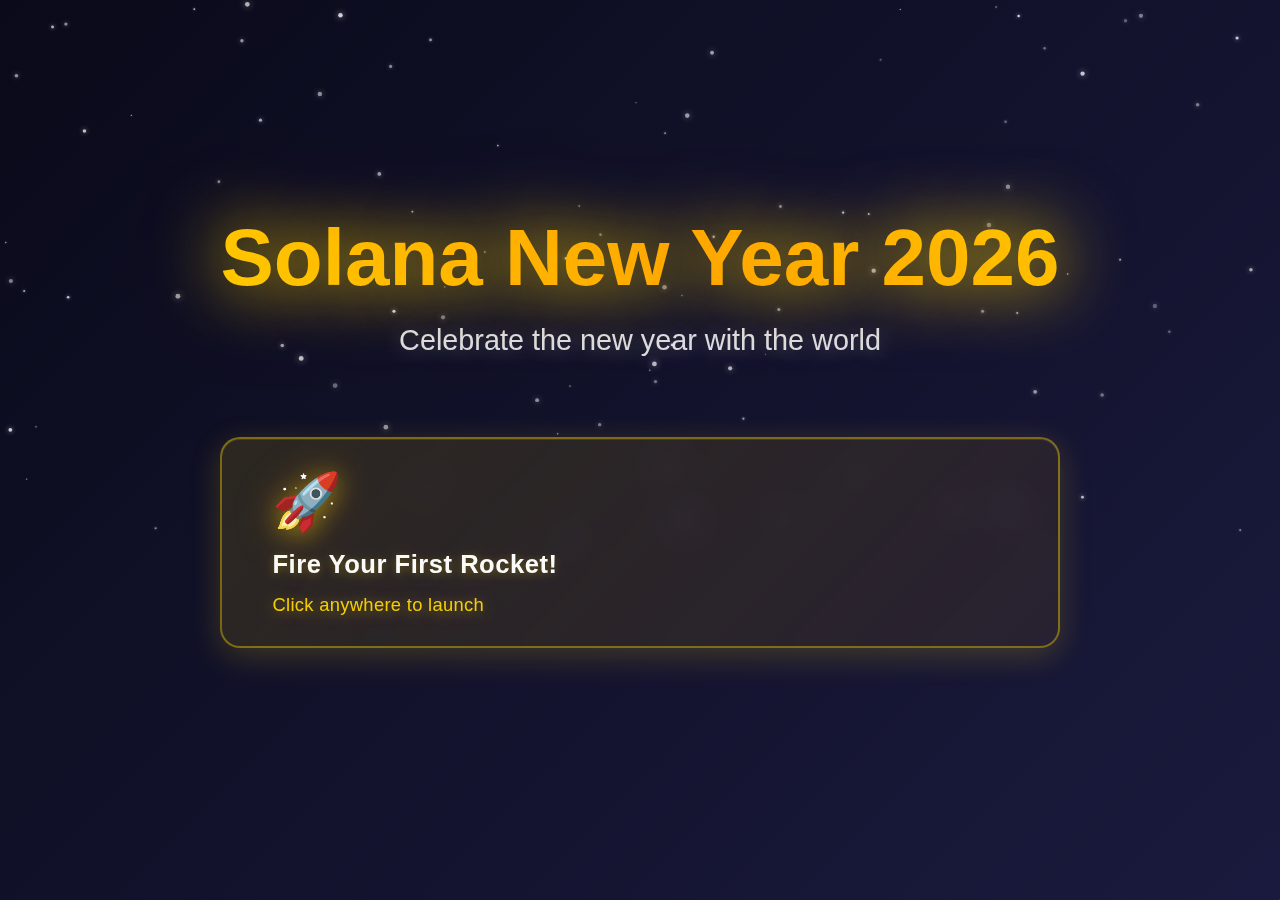
<file: index.html>
<!DOCTYPE html>
<html lang="en">
<head>
    <meta charset="UTF-8">
    <meta name="viewport" content="width=device-width, initial-scale=1.0">
    <title>Solana New Year 2026</title>
    <link rel="stylesheet" href="styles.css">
    <style>
        * {
            margin: 0;
            padding: 0;
            box-sizing: border-box;
        }

        body {
            font-family: 'Arial', sans-serif;
            overflow: hidden;
        }

        /* Intro Page */
        #introPage {
            position: fixed;
            top: 0;
            left: 0;
            width: 100%;
            height: 100%;
            background: linear-gradient(135deg, #0a0a1a 0%, #1a1a3e 50%, #0a0a1a 100%);
            background-size: 200% 200%;
            animation: backgroundShift 10s ease infinite;
            display: flex;
            flex-direction: column;
            align-items: center;
            justify-content: center;
            z-index: 10000;
            transition: opacity 0.5s ease;
            overflow: hidden;
        }

        @keyframes backgroundShift {
            0%, 100% { background-position: 0% 50%; }
            50% { background-position: 100% 50%; }
        }

        /* Magical sparkles */
        #introPage::before {
            content: '';
            position: absolute;
            top: 0;
            left: 0;
            width: 100%;
            height: 100%;
            background-image:
                radial-gradient(2px 2px at 20% 30%, white, transparent),
                radial-gradient(2px 2px at 60% 70%, white, transparent),
                radial-gradient(1px 1px at 50% 50%, white, transparent),
                radial-gradient(1px 1px at 80% 10%, white, transparent),
                radial-gradient(2px 2px at 90% 60%, white, transparent),
                radial-gradient(1px 1px at 33% 90%, white, transparent),
                radial-gradient(2px 2px at 15% 80%, white, transparent);
            background-size: 200% 200%;
            animation: sparkle 8s linear infinite;
            opacity: 0.4;
        }

        @keyframes sparkle {
            0%, 100% { opacity: 0.3; }
            50% { opacity: 0.6; }
        }

        #introPage.hidden {
            opacity: 0;
            pointer-events: none;
        }

        .intro-title {
            font-size: 5rem;
            font-weight: 900;
            background: linear-gradient(45deg, #FFD700, #FFA500, #FFD700, #FFFFFF, #FFD700);
            background-size: 300% 300%;
            -webkit-background-clip: text;
            -webkit-text-fill-color: transparent;
            background-clip: text;
            animation: shimmer 4s ease infinite;
            margin-bottom: 20px;
            text-align: center;
            text-shadow: 0 0 80px rgba(255, 215, 0, 0.5);
            filter: drop-shadow(0 0 30px rgba(255, 215, 0, 0.6));
        }

        @keyframes shimmer {
            0%, 100% { background-position: 0% 50%; }
            50% { background-position: 100% 50%; }
        }

        .intro-subtitle {
            font-size: 1.8rem;
            color: rgba(255, 255, 255, 0.85);
            margin-bottom: 80px;
            text-align: center;
            text-shadow: 0 2px 20px rgba(255, 255, 255, 0.3);
        }

        .try-it-section {
            background: linear-gradient(135deg, rgba(255, 215, 0, 0.12), rgba(255, 165, 0, 0.08));
            border: 2px solid rgba(255, 215, 0, 0.4);
            border-radius: 20px;
            padding: 30px 50px;
            margin-bottom: 40px;
            backdrop-filter: blur(15px);
            box-shadow: 0 8px 32px rgba(255, 215, 0, 0.2),
                        inset 0 1px 0 rgba(255, 255, 255, 0.1);
            animation: glow 3s ease-in-out infinite;
        }

        @keyframes glow {
            0%, 100% {
                box-shadow: 0 8px 32px rgba(255, 215, 0, 0.2),
                            inset 0 1px 0 rgba(255, 255, 255, 0.1);
            }
            50% {
                box-shadow: 0 8px 40px rgba(255, 215, 0, 0.4),
                            inset 0 1px 0 rgba(255, 255, 255, 0.2);
            }
        }

        .try-it-text {
            font-size: 1.6rem;
            color: rgba(255, 255, 255, 0.98);
            margin-bottom: 15px;
            font-weight: 700;
            letter-spacing: 0.5px;
            text-shadow: 0 2px 10px rgba(255, 215, 0, 0.3),
                         0 0 30px rgba(255, 215, 0, 0.2);
        }

        .click-hint {
            font-size: 1.15rem;
            color: rgba(255, 215, 0, 0.95);
            margin-top: 5px;
            animation: pulse 2s ease infinite;
            font-weight: 500;
            letter-spacing: 0.3px;
            text-shadow: 0 2px 15px rgba(255, 215, 0, 0.5);
        }

        @keyframes pulse {
            0%, 100% {
                opacity: 0.7;
                transform: scale(1);
            }
            50% {
                opacity: 1;
                transform: scale(1.05);
            }
        }

        .rocket-icon {
            font-size: 3.5rem;
            margin-bottom: 15px;
            animation: float 3s ease-in-out infinite;
            filter: drop-shadow(0 4px 12px rgba(255, 215, 0, 0.4))
                    drop-shadow(0 0 20px rgba(255, 165, 0, 0.3));
        }

        @keyframes float {
            0%, 100% {
                transform: translateY(0px) rotate(-3deg);
                filter: drop-shadow(0 4px 12px rgba(255, 215, 0, 0.4))
                        drop-shadow(0 0 20px rgba(255, 165, 0, 0.3));
            }
            50% {
                transform: translateY(-15px) rotate(3deg);
                filter: drop-shadow(0 8px 20px rgba(255, 215, 0, 0.6))
                        drop-shadow(0 0 30px rgba(255, 165, 0, 0.5));
            }
        }

        /* Preview Canvas */
        #previewCanvas {
            width: 100%;
            height: 100%;
            position: fixed;
            top: 0;
            left: 0;
            z-index: 9998;
            cursor: crosshair;
            pointer-events: all;
        }

        .intro-content-wrapper {
            position: relative;
            z-index: 9999;
            pointer-events: none;
        }

        .intro-content-wrapper > * {
            pointer-events: auto;
        }

        /* Continue Button */
        .continue-btn {
            position: fixed;
            bottom: 40px;
            left: 50%;
            transform: translateX(-50%);
            background: linear-gradient(135deg, #FFD700 0%, #FFA500 50%, #FFD700 100%);
            background-size: 200% 200%;
            border: 2px solid rgba(255, 255, 255, 0.3);
            color: #000;
            padding: 22px 55px;
            border-radius: 50px;
            font-size: 1.4rem;
            font-weight: 800;
            letter-spacing: 1px;
            cursor: pointer;
            z-index: 10001;
            opacity: 0;
            transition: all 0.4s cubic-bezier(0.4, 0, 0.2, 1);
            box-shadow: 0 12px 45px rgba(255, 215, 0, 0.5),
                        inset 0 1px 0 rgba(255, 255, 255, 0.4),
                        inset 0 -1px 0 rgba(0, 0, 0, 0.2);
            animation: buttonGlow 3s ease infinite;
        }

        @keyframes buttonGlow {
            0%, 100% {
                background-position: 0% 50%;
            }
            50% {
                background-position: 100% 50%;
            }
        }

        .continue-btn.visible {
            opacity: 1;
            animation: slideUp 0.6s ease, buttonGlow 3s ease infinite;
        }

        @keyframes slideUp {
            from {
                opacity: 0;
                transform: translateX(-50%) translateY(20px);
            }
            to {
                opacity: 1;
                transform: translateX(-50%) translateY(0);
            }
        }

        .continue-btn:hover {
            transform: translateX(-50%) scale(1.08) translateY(-2px);
            box-shadow: 0 18px 60px rgba(255, 215, 0, 0.7),
                        inset 0 1px 0 rgba(255, 255, 255, 0.5),
                        inset 0 -1px 0 rgba(0, 0, 0, 0.2);
            border-color: rgba(255, 255, 255, 0.5);
        }

        .continue-btn:active {
            transform: translateX(-50%) scale(1.02);
        }

        /* Selection Page */
        #selectionPage {
            position: fixed;
            top: 0;
            left: 0;
            width: 100%;
            height: 100%;
            background: linear-gradient(135deg, #0a0a1a 0%, #1a1a3e 100%);
            display: none;
            flex-direction: column;
            align-items: center;
            justify-content: center;
            z-index: 10000;
            opacity: 0;
            transition: opacity 0.5s ease;
        }

        #selectionPage.visible {
            display: flex;
            opacity: 1;
        }

        .selection-title {
            font-size: 3rem;
            font-weight: 700;
            color: #fff;
            margin-bottom: 20px;
            text-align: center;
        }

        .selection-subtitle {
            font-size: 1.3rem;
            color: rgba(255, 255, 255, 0.6);
            margin-bottom: 60px;
            text-align: center;
        }

        .selection-cards {
            display: flex;
            gap: 50px;
            justify-content: center;
            flex-wrap: wrap;
            padding: 20px;
        }

        .selection-card {
            background: rgba(255, 255, 255, 0.03);
            border: 3px solid rgba(255, 255, 255, 0.1);
            border-radius: 30px;
            padding: 60px 40px;
            width: 380px;
            cursor: pointer;
            transition: all 0.4s ease;
            position: relative;
            overflow: hidden;
            text-align: center;
        }

        .selection-card::before {
            content: '';
            position: absolute;
            top: 50%;
            left: 50%;
            width: 0;
            height: 0;
            border-radius: 50%;
            background: radial-gradient(circle, rgba(255, 255, 255, 0.1), transparent);
            transform: translate(-50%, -50%);
            transition: width 0.6s ease, height 0.6s ease;
        }

        .selection-card:hover::before {
            width: 600px;
            height: 600px;
        }

        .selection-card:hover {
            transform: translateY(-15px) scale(1.02);
            border-color: rgba(255, 255, 255, 0.3);
            box-shadow: 0 30px 80px rgba(0, 0, 0, 0.5);
        }

        .card-icon {
            font-size: 8rem;
            margin-bottom: 30px;
            filter: drop-shadow(0 0 20px rgba(255, 255, 255, 0.3));
            transition: transform 0.3s ease;
        }

        .selection-card:hover .card-icon {
            transform: scale(1.1) rotate(5deg);
        }

        .card-title {
            font-size: 2.5rem;
            font-weight: 800;
            color: #fff;
            margin-bottom: 20px;
        }

        .card-description {
            font-size: 1.1rem;
            color: rgba(255, 255, 255, 0.7);
            line-height: 1.6;
            margin-bottom: 25px;
        }

        .card-badge {
            display: inline-block;
            padding: 8px 20px;
            border-radius: 25px;
            font-size: 0.85rem;
            font-weight: 600;
            margin-top: 15px;
        }

        .badge-safe {
            background: rgba(0, 255, 136, 0.2);
            border: 2px solid rgba(0, 255, 136, 0.5);
            color: #00ff88;
        }

        .badge-premium {
            background: rgba(255, 215, 0, 0.2);
            border: 2px solid rgba(255, 215, 0, 0.5);
            color: #FFD700;
        }

        @media (max-width: 768px) {
            .intro-title {
                font-size: 3rem;
            }
            .intro-subtitle {
                font-size: 1.3rem;
            }
            .selection-title {
                font-size: 2rem;
            }
            .selection-card {
                width: 90%;
                max-width: 380px;
            }
            .card-icon {
                font-size: 5rem;
            }
        }
    </style>
</head>
<body>
    <!-- Intro Page -->
    <div id="introPage">
        <div class="intro-content-wrapper">
            <h1 class="intro-title">Solana New Year 2026</h1>
            <p class="intro-subtitle">Celebrate the new year with the world</p>
            <div class="try-it-section">
                <div class="rocket-icon">🚀</div>
                <p class="try-it-text">Fire Your First Rocket!</p>
                <p class="click-hint">Click anywhere to launch</p>
            </div>
        </div>
        <canvas id="previewCanvas"></canvas>
    </div>

    <!-- Continue Button -->
    <button class="continue-btn" id="continueBtn" onclick="showSelection()">
        Continue to Selection
    </button>

    <!-- Selection Page -->
    <div id="selectionPage">
        <h2 class="selection-title">Choose Your Experience</h2>
        <p class="selection-subtitle">Pick the celebration that's right for you</p>

        <div class="selection-cards">
            <!-- Safe/Classic Version -->
            <div class="selection-card" onclick="window.location.href='index-clean.html'">
                <div class="card-icon">🌍</div>
                <h3 class="card-title">Classic</h3>
                <p class="card-description">
                    Family-friendly celebration with country-themed fireworks and global synchronized displays
                </p>
                <span class="card-badge badge-safe">SAFE • FREE • NO LOGIN</span>
            </div>

            <!-- Solana Premium Version -->
            <div class="selection-card" onclick="showWarning()">
                <div class="card-icon">🪙</div>
                <h3 class="card-title">Premium</h3>
                <p class="card-description">
                    Send custom messages, wallet integration, and token-gated premium features
                </p>
                <span class="card-badge badge-premium">PREMIUM • UNMODERATED</span>
            </div>
        </div>
    </div>

    <!-- Warning Modal -->
    <div id="warningModal" style="display: none; position: fixed; top: 0; left: 0; width: 100%; height: 100%; background: rgba(0, 0, 0, 0.95); z-index: 20000; align-items: center; justify-content: center; padding: 40px 20px; overflow-y: auto;">
        <div style="background: linear-gradient(135deg, #1a1a2e 0%, #16213e 100%); padding: 50px 60px; border-radius: 25px; max-width: 650px; width: 100%; border: 3px solid rgba(255, 69, 0, 0.6); box-sizing: border-box; margin: auto;">
            <div style="text-align: center; font-size: 5rem; margin-bottom: 20px;">⚠️</div>
            <h2 style="color: #ff4444; font-size: 2.3rem; margin-bottom: 25px; text-align: center; font-weight: 800;">Content Warning</h2>
            <div style="color: rgba(255, 255, 255, 0.9); font-size: 1.15rem; line-height: 1.9; margin-bottom: 35px;">
                <p style="margin-bottom: 20px; font-weight: 600;">This is the Wild West.</p>
                <p style="margin-bottom: 20px;">Users can submit custom messages displayed as fireworks. Content is <strong>unmoderated</strong> and may contain:</p>
                <ul style="margin-left: 25px; margin-bottom: 20px;">
                    <li>Offensive language</li>
                    <li>Controversial opinions</li>
                    <li>Mature themes</li>
                    <li>Unfiltered user content</li>
                </ul>
                <p style="margin-bottom: 20px; font-weight: 600;">By continuing, you acknowledge you are accessing user-generated content at your own discretion.</p>
                <p style="color: rgba(255, 255, 255, 0.6); font-size: 1rem;">If you prefer a family-friendly experience, select the Classic version.</p>
            </div>
            <div style="display: flex; gap: 20px; justify-content: center; flex-wrap: wrap;">
                <button onclick="closeWarning()" style="background: rgba(255, 255, 255, 0.08); border: 2px solid rgba(255, 255, 255, 0.3); color: #fff; padding: 18px 40px; border-radius: 12px; font-size: 1.1rem; cursor: pointer; transition: all 0.3s; font-weight: 600;">
                    Go Back
                </button>
                <button onclick="acceptWarning()" style="background: linear-gradient(45deg, #ff6b00, #ff0055); border: none; color: #fff; padding: 18px 40px; border-radius: 12px; font-size: 1.1rem; font-weight: 700; cursor: pointer; transition: all 0.3s; box-shadow: 0 8px 25px rgba(255, 0, 85, 0.4);">
                    I Understand, Continue
                </button>
            </div>
        </div>
    </div>

    <script>
        // Preview firework system (simplified gold/white rocket)
        const canvas = document.getElementById('previewCanvas');
        const ctx = canvas.getContext('2d');
        let rockets = [];
        let particles = [];
        let stars = [];
        let hasLaunched = false;

        canvas.width = window.innerWidth;
        canvas.height = window.innerHeight;

        // Generate stars
        function generateStars() {
            stars = [];
            for (let i = 0; i < 100; i++) {
                stars.push({
                    x: Math.random() * canvas.width,
                    y: Math.random() * canvas.height * 0.6,
                    size: Math.random() * 2 + 0.5,
                    opacity: Math.random() * 0.5 + 0.3,
                    twinkleSpeed: (Math.random() * 0.01 + 0.005) * (Math.random() > 0.5 ? 1 : -1)
                });
            }
        }

        generateStars();

        window.addEventListener('resize', () => {
            canvas.width = window.innerWidth;
            canvas.height = window.innerHeight;
            generateStars();
        });

        // Launch rocket on click
        canvas.addEventListener('click', (e) => {
            launchRocket(e.clientX, e.clientY);
            if (!hasLaunched) {
                hasLaunched = true;
                setTimeout(() => {
                    document.getElementById('continueBtn').classList.add('visible');
                }, 2000);
            }
        });

        function launchRocket(x, y) {
            // Make rockets go to upper third of screen for more dramatic effect
            const targetY = Math.min(y, canvas.height * 0.35);
            rockets.push({
                x: x,
                y: canvas.height,
                targetY: targetY,
                vx: 0,
                vy: -400, // Faster initial velocity
                exploded: false,
                trail: []
            });
        }

        function explode(x, y) {
            // Classic gold firework with dripping particles
            for (let i = 0; i < 150; i++) {
                const angle = (Math.PI * 2 * i) / 150;
                const speed = 150 + Math.random() * 100;

                // Enhanced sparkle with color variation
                const colorChoice = Math.random();
                let color;
                if (colorChoice < 0.7) {
                    color = { r: 255, g: 215, b: 0 }; // Pure gold
                } else if (colorChoice < 0.85) {
                    color = { r: 255, g: 250, b: 240 }; // White-gold
                } else {
                    color = { r: 255, g: 250, b: 230 }; // Bright white-gold sparkle
                }

                particles.push({
                    x: x,
                    y: y,
                    vx: Math.cos(angle) * speed,
                    vy: Math.sin(angle) * speed,
                    life: 1.0,
                    color: color,
                    drip: Math.random() < 0.3, // 30% chance for dripping
                    size: 2 + Math.random() * 2
                });
            }
        }

        function animate() {
            // Only clear with fade if there are particles, otherwise keep background clear
            if (particles.length > 0 || rockets.length > 0) {
                ctx.fillStyle = 'rgba(10, 10, 26, 0.15)';
                ctx.fillRect(0, 0, canvas.width, canvas.height);
            } else {
                ctx.clearRect(0, 0, canvas.width, canvas.height);
            }

            // Draw twinkling stars
            stars.forEach(star => {
                ctx.save();
                ctx.globalAlpha = star.opacity;
                ctx.fillStyle = '#ffffff';
                ctx.shadowBlur = star.size * 3;
                ctx.shadowColor = 'rgba(255, 255, 255, 0.8)';
                ctx.beginPath();
                ctx.arc(star.x, star.y, star.size, 0, Math.PI * 2);
                ctx.fill();
                ctx.restore();

                // Twinkle
                star.opacity += star.twinkleSpeed;
                if (star.opacity > 0.8 || star.opacity < 0.3) {
                    star.twinkleSpeed *= -1;
                }
            });

            // Update rockets
            for (let i = rockets.length - 1; i >= 0; i--) {
                const rocket = rockets[i];
                if (!rocket.exploded) {
                    rocket.vy += 200 * 0.016;
                    rocket.y += rocket.vy * 0.016;

                    rocket.trail.unshift({ x: rocket.x, y: rocket.y });
                    if (rocket.trail.length > 20) rocket.trail.pop();

                    // Draw trail with glow
                    rocket.trail.forEach((point, index) => {
                        const alpha = 1 - (index / rocket.trail.length);
                        const isOrange = Math.random() < 0.3;
                        const trailColor = isOrange ?
                            { r: 255, g: 150, b: 80 } :  // Orange flame
                            { r: 255, g: 255, b: 255 };  // White smoke

                        ctx.save();
                        ctx.globalAlpha = alpha * 0.8;
                        ctx.shadowBlur = 8;
                        ctx.shadowColor = `rgba(${trailColor.r}, ${trailColor.g}, ${trailColor.b}, ${alpha})`;
                        ctx.fillStyle = `rgb(${trailColor.r}, ${trailColor.g}, ${trailColor.b})`;
                        ctx.beginPath();
                        ctx.arc(point.x, point.y, 2.5, 0, Math.PI * 2);
                        ctx.fill();
                        ctx.restore();
                    });

                    if (rocket.y <= rocket.targetY) {
                        rocket.exploded = true;
                        explode(rocket.x, rocket.y);
                        rockets.splice(i, 1);
                    }
                }
            }

            // Update particles
            for (let i = particles.length - 1; i >= 0; i--) {
                const p = particles[i];

                // Dripping particles fall faster
                const gravity = p.drip ? 120 : 60;
                p.vy += gravity * 0.016;
                p.x += p.vx * 0.016;
                p.y += p.vy * 0.016;

                // Dripping particles fade slower
                const fadeRate = p.drip ? 0.008 : 0.012;
                p.life -= fadeRate;

                if (p.life > 0) {
                    ctx.save();
                    ctx.globalAlpha = p.life;
                    ctx.shadowBlur = p.size * 4;
                    ctx.shadowColor = `rgb(${p.color.r}, ${p.color.g}, ${p.color.b})`;
                    ctx.fillStyle = `rgb(${p.color.r}, ${p.color.g}, ${p.color.b})`;
                    ctx.beginPath();
                    ctx.arc(p.x, p.y, p.size, 0, Math.PI * 2);
                    ctx.fill();
                    ctx.restore();
                } else {
                    particles.splice(i, 1);
                }
            }

            requestAnimationFrame(animate);
        }

        animate();

        function showSelection() {
            document.getElementById('introPage').classList.add('hidden');
            setTimeout(() => {
                document.getElementById('selectionPage').classList.add('visible');
                document.getElementById('continueBtn').style.display = 'none';
            }, 500);
        }

        function showWarning() {
            document.getElementById('warningModal').style.display = 'flex';
        }

        function closeWarning() {
            document.getElementById('warningModal').style.display = 'none';
        }

        function acceptWarning() {
            window.location.href = 'solana.html';
        }

        document.addEventListener('keydown', (e) => {
            if (e.key === 'Escape') closeWarning();
        });
    </script>
</body>
</html>
</file>
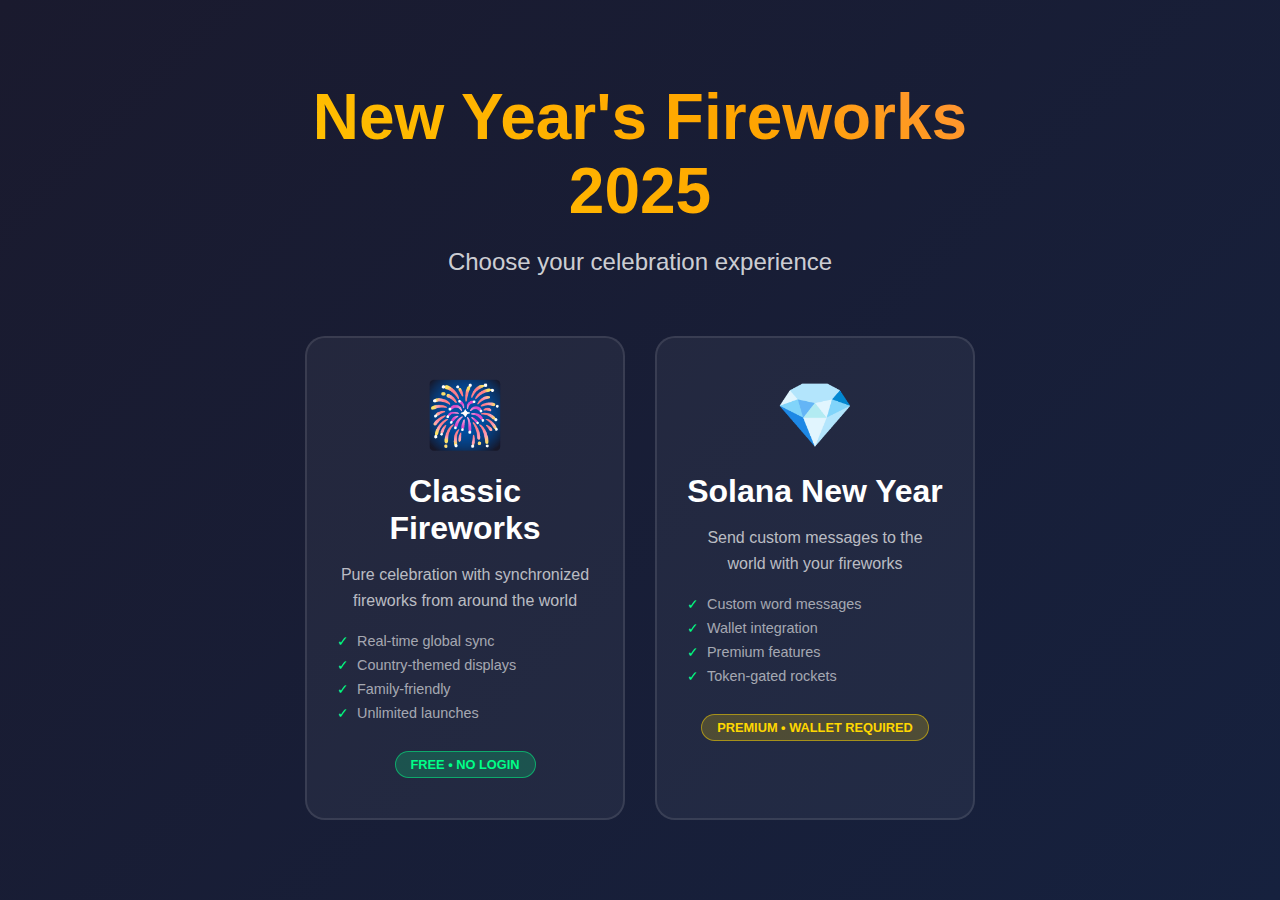
<file: landing.html>
<!DOCTYPE html>
<html lang="en">
<head>
    <meta charset="UTF-8">
    <meta name="viewport" content="width=device-width, initial-scale=1.0">
    <title>New Year's Fireworks 2025</title>
    <link rel="stylesheet" href="styles.css">
    <style>
        .landing-container {
            position: fixed;
            top: 0;
            left: 0;
            width: 100%;
            height: 100%;
            background: linear-gradient(135deg, #1a1a2e 0%, #16213e 100%);
            display: flex;
            align-items: center;
            justify-content: center;
            z-index: 10000;
        }

        .landing-content {
            text-align: center;
            max-width: 800px;
            padding: 40px;
        }

        .landing-title {
            font-size: 4rem;
            font-weight: 900;
            background: linear-gradient(45deg, #FFD700, #FFA500, #FF69B4, #00CED1);
            background-size: 300% 300%;
            -webkit-background-clip: text;
            -webkit-text-fill-color: transparent;
            background-clip: text;
            animation: gradient 3s ease infinite;
            margin-bottom: 20px;
        }

        @keyframes gradient {
            0% { background-position: 0% 50%; }
            50% { background-position: 100% 50%; }
            100% { background-position: 0% 50%; }
        }

        .landing-subtitle {
            font-size: 1.5rem;
            color: rgba(255, 255, 255, 0.8);
            margin-bottom: 60px;
        }

        .version-selector {
            display: flex;
            gap: 30px;
            justify-content: center;
            flex-wrap: wrap;
        }

        .version-card {
            background: rgba(255, 255, 255, 0.05);
            border: 2px solid rgba(255, 255, 255, 0.1);
            border-radius: 20px;
            padding: 40px 30px;
            width: 320px;
            cursor: pointer;
            transition: all 0.3s ease;
            position: relative;
            overflow: hidden;
        }

        .version-card::before {
            content: '';
            position: absolute;
            top: 0;
            left: -100%;
            width: 100%;
            height: 100%;
            background: linear-gradient(90deg, transparent, rgba(255, 255, 255, 0.1), transparent);
            transition: left 0.5s;
        }

        .version-card:hover::before {
            left: 100%;
        }

        .version-card:hover {
            transform: translateY(-10px);
            border-color: rgba(255, 255, 255, 0.3);
            box-shadow: 0 20px 60px rgba(0, 0, 0, 0.3);
        }

        .version-icon {
            font-size: 4rem;
            margin-bottom: 20px;
        }

        .version-name {
            font-size: 2rem;
            font-weight: 700;
            color: #fff;
            margin-bottom: 15px;
        }

        .version-desc {
            font-size: 1rem;
            color: rgba(255, 255, 255, 0.7);
            margin-bottom: 20px;
            line-height: 1.6;
        }

        .version-features {
            list-style: none;
            padding: 0;
            margin: 20px 0;
            text-align: left;
        }

        .version-features li {
            font-size: 0.9rem;
            color: rgba(255, 255, 255, 0.6);
            margin-bottom: 8px;
            padding-left: 20px;
            position: relative;
        }

        .version-features li::before {
            content: '✓';
            position: absolute;
            left: 0;
            color: #00ff88;
        }

        .version-badge {
            display: inline-block;
            background: rgba(255, 215, 0, 0.2);
            border: 1px solid rgba(255, 215, 0, 0.5);
            color: #FFD700;
            padding: 5px 15px;
            border-radius: 20px;
            font-size: 0.8rem;
            font-weight: 600;
            margin-top: 10px;
        }

        .badge-free {
            background: rgba(0, 255, 136, 0.2);
            border-color: rgba(0, 255, 136, 0.5);
            color: #00ff88;
        }

        @media (max-width: 768px) {
            .landing-title {
                font-size: 2.5rem;
            }

            .landing-subtitle {
                font-size: 1.2rem;
            }

            .version-card {
                width: 100%;
                max-width: 320px;
            }
        }
    </style>
</head>
<body>
    <div class="landing-container">
        <div class="landing-content">
            <h1 class="landing-title">New Year's Fireworks 2025</h1>
            <p class="landing-subtitle">Choose your celebration experience</p>

            <div class="version-selector">
                <!-- Clean Version -->
                <div class="version-card" onclick="window.location.href='index-clean.html'">
                    <div class="version-icon">🎆</div>
                    <h2 class="version-name">Classic Fireworks</h2>
                    <p class="version-desc">Pure celebration with synchronized fireworks from around the world</p>
                    <ul class="version-features">
                        <li>Real-time global sync</li>
                        <li>Country-themed displays</li>
                        <li>Family-friendly</li>
                        <li>Unlimited launches</li>
                    </ul>
                    <span class="version-badge badge-free">FREE • NO LOGIN</span>
                </div>

                <!-- Solana Version -->
                <div class="version-card" onclick="showWarning()">
                    <div class="version-icon">💎</div>
                    <h2 class="version-name">Solana New Year</h2>
                    <p class="version-desc">Send custom messages to the world with your fireworks</p>
                    <ul class="version-features">
                        <li>Custom word messages</li>
                        <li>Wallet integration</li>
                        <li>Premium features</li>
                        <li>Token-gated rockets</li>
                    </ul>
                    <span class="version-badge">PREMIUM • WALLET REQUIRED</span>
                </div>
            </div>
        </div>
    </div>

    <!-- Warning Modal -->
    <div id="warningModal" style="display: none; position: fixed; top: 0; left: 0; width: 100%; height: 100%; background: rgba(0, 0, 0, 0.9); z-index: 20000; align-items: center; justify-content: center;">
        <div style="background: linear-gradient(135deg, #1a1a2e 0%, #16213e 100%); padding: 50px; border-radius: 20px; max-width: 600px; margin: 20px; border: 2px solid rgba(255, 69, 0, 0.5);">
            <div style="text-align: center; font-size: 4rem; margin-bottom: 20px;">⚠️</div>
            <h2 style="color: #ff4444; font-size: 2rem; margin-bottom: 20px; text-align: center;">Content Warning</h2>
            <div style="color: rgba(255, 255, 255, 0.9); font-size: 1.1rem; line-height: 1.8; margin-bottom: 30px;">
                <p style="margin-bottom: 15px;"><strong>This is the Wild West.</strong></p>
                <p style="margin-bottom: 15px;">Users can submit custom messages that will be displayed as fireworks. Content is unmoderated and may contain:</p>
                <ul style="margin-left: 20px; margin-bottom: 15px;">
                    <li>Offensive language</li>
                    <li>Controversial opinions</li>
                    <li>Mature themes</li>
                    <li>Unfiltered user-generated content</li>
                </ul>
                <p style="margin-bottom: 15px;"><strong>By continuing, you acknowledge that you are accessing user-generated content at your own discretion.</strong></p>
                <p style="color: rgba(255, 255, 255, 0.6); font-size: 0.9rem;">This experience is intended for mature audiences. If you prefer a family-friendly experience, please select the Classic Fireworks version.</p>
            </div>
            <div style="display: flex; gap: 20px; justify-content: center;">
                <button onclick="closeWarning()" style="background: rgba(255, 255, 255, 0.1); border: 2px solid rgba(255, 255, 255, 0.3); color: #fff; padding: 15px 30px; border-radius: 10px; font-size: 1rem; cursor: pointer; transition: all 0.3s;">
                    Go Back
                </button>
                <button onclick="acceptWarning()" style="background: linear-gradient(45deg, #ff6b00, #ff0055); border: none; color: #fff; padding: 15px 30px; border-radius: 10px; font-size: 1rem; font-weight: 600; cursor: pointer; transition: all 0.3s;">
                    I Understand, Continue
                </button>
            </div>
        </div>
    </div>

    <script>
        function showWarning() {
            const modal = document.getElementById('warningModal');
            modal.style.display = 'flex';
        }

        function closeWarning() {
            const modal = document.getElementById('warningModal');
            modal.style.display = 'none';
        }

        function acceptWarning() {
            window.location.href = 'index.html';
        }

        // Close modal on ESC key
        document.addEventListener('keydown', (e) => {
            if (e.key === 'Escape') {
                closeWarning();
            }
        });
    </script>
</body>
</html>
</file>
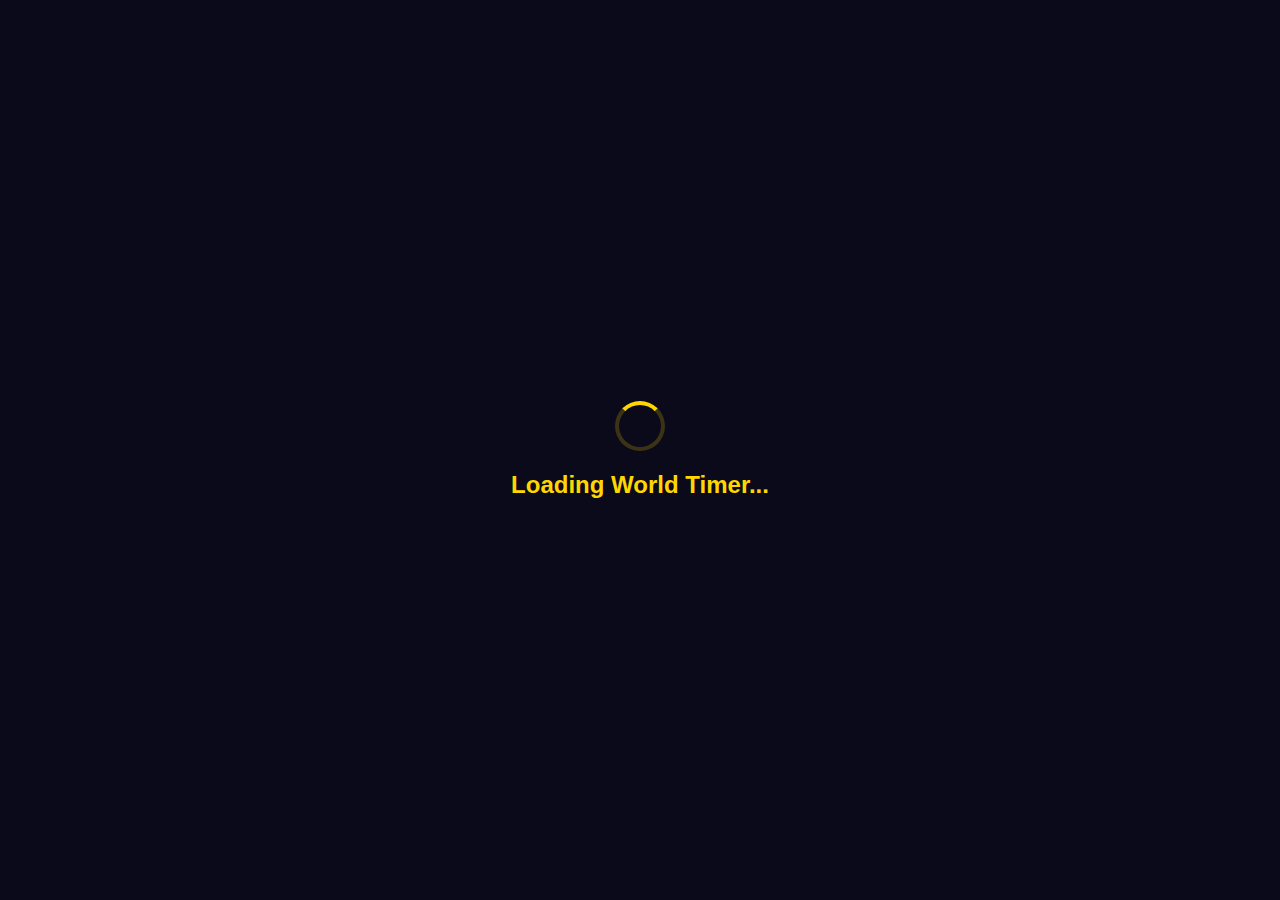
<file: world-timer.html>
<!DOCTYPE html>
<html lang="en">
<head>
    <meta charset="UTF-8">
    <meta name="viewport" content="width=device-width, initial-scale=1.0">
    <title>World New Year Timer 2026</title>
    <link rel="stylesheet" href="styles.css">
    <style>
        body {
            margin: 0;
            padding: 0;
            overflow: hidden;
            background: #0a0a1a;
            font-family: 'Arial', sans-serif;
            cursor: auto; /* Show normal cursor */
        }

        * {
            cursor: auto !important; /* Override any cursor: none styles */
        }

        #canvas {
            position: fixed;
            top: 0;
            left: 0;
            width: 100%;
            height: 100%;
            background: #000000;
        }



        /* World Timer Info Panel */
        #worldTimerInfo {
            position: fixed;
            top: 20px;
            left: 20px;
            z-index: 5000;
            background: rgba(0, 29, 61, 0.9);
            border: 2px solid rgba(255, 214, 10, 0.5);
            border-radius: 20px;
            padding: 25px;
            backdrop-filter: blur(10px);
            max-width: 400px;
            transition: opacity 0.5s ease, transform 0.5s ease;
        }

        #worldTimerInfo.hidden-during-celebration {
            opacity: 0;
            transform: translateX(-20px);
            pointer-events: none;
        }

        #worldTimerInfo h2 {
            margin: 0 0 15px 0;
            color: #FFD700;
            font-size: 24px;
            font-weight: 800;
        }

        #currentCelebration {
            background: rgba(255, 214, 10, 0.1);
            border: 2px solid rgba(255, 214, 10, 0.3);
            border-radius: 15px;
            padding: 20px;
            margin-bottom: 20px;
        }

        #currentCelebration h3 {
            margin: 0 0 10px 0;
            color: #FFA500;
            font-size: 16px;
            font-weight: 700;
            text-transform: uppercase;
            letter-spacing: 1px;
        }

        .celebration-item {
            margin: 8px 0;
            padding: 10px;
            background: rgba(255, 255, 255, 0.03);
            border-radius: 10px;
            color: rgba(255, 255, 255, 0.9);
            font-size: 15px;
            display: flex;
            align-items: center;
            gap: 10px;
        }

        .celebration-emoji {
            font-size: 24px;
        }

        .celebration-details {
            flex: 1;
        }

        .celebration-name {
            font-weight: 700;
            color: #FFD700;
        }

        .celebration-greeting {
            font-size: 13px;
            color: rgba(255, 255, 255, 0.7);
            margin-top: 3px;
        }

        #nextCelebration {
            border-top: 1px solid rgba(255, 215, 0, 0.2);
            padding-top: 15px;
        }

        #nextCelebration h3 {
            margin: 0 0 10px 0;
            color: rgba(255, 215, 0, 0.8);
            font-size: 14px;
            font-weight: 600;
            text-transform: uppercase;
            letter-spacing: 1px;
        }

        #countdown {
            font-size: 32px;
            font-weight: 900;
            color: #FFD700;
            margin-bottom: 10px;
            font-family: 'Courier New', monospace;
            letter-spacing: 2px;
        }

        #nextCountries {
            display: flex;
            flex-wrap: wrap;
            gap: 8px;
            margin-top: 10px;
        }

        .next-country-chip {
            display: inline-flex;
            align-items: center;
            gap: 6px;
            background: rgba(255, 215, 0, 0.15);
            border: 1px solid rgba(255, 215, 0, 0.3);
            border-radius: 20px;
            padding: 6px 12px;
            font-size: 13px;
            color: rgba(255, 255, 255, 0.9);
        }

        .next-country-emoji {
            font-size: 16px;
        }

        /* Timeline */
        #timeline {
            position: fixed;
            bottom: 30px;
            left: 50%;
            transform: translateX(-50%);
            z-index: 5000;
            background: rgba(0, 29, 61, 0.9);
            border: 2px solid rgba(255, 214, 10, 0.5);
            border-radius: 20px;
            padding: 20px 30px;
            backdrop-filter: blur(10px);
            max-width: 90%;
            overflow-x: auto;
            transition: opacity 0.5s ease, transform 0.5s ease;
        }

        #timeline.hidden-during-celebration {
            opacity: 0;
            transform: translateX(-50%) translateY(20px);
            pointer-events: none;
        }

        #timeline h3 {
            margin: 0 0 15px 0;
            color: #FFD700;
            font-size: 16px;
            font-weight: 700;
            text-align: center;
            text-transform: uppercase;
            letter-spacing: 1px;
        }

        .timeline-track {
            display: flex;
            gap: 15px;
            align-items: center;
            min-width: max-content;
        }

        .timeline-zone {
            display: flex;
            flex-direction: column;
            align-items: center;
            gap: 8px;
            padding: 12px;
            border-radius: 12px;
            background: rgba(255, 255, 255, 0.03);
            min-width: 100px;
            transition: all 0.3s ease;
        }

        .timeline-zone.active {
            background: rgba(255, 214, 10, 0.3);
            border: 2px solid #ffd60a;
            transform: scale(1.1);
        }

        .timeline-zone.completed {
            opacity: 0.5;
        }

        .timeline-zone-label {
            font-size: 14px;
            font-weight: 700;
            color: rgba(255, 255, 255, 0.9);
        }

        .timeline-zone-flags {
            display: flex;
            gap: 4px;
            flex-wrap: wrap;
            justify-content: center;
        }

        .timeline-zone-flag {
            font-size: 20px;
        }

        .timeline-zone-time {
            font-size: 11px;
            color: rgba(255, 255, 255, 0.6);
            font-family: 'Courier New', monospace;
        }

        /* Loading indicator */
        #loading {
            position: fixed;
            top: 0;
            left: 0;
            width: 100%;
            height: 100%;
            background: #0a0a1a;
            display: flex;
            align-items: center;
            justify-content: center;
            z-index: 10000;
            flex-direction: column;
            gap: 20px;
        }

        #loading.hidden {
            opacity: 0;
            pointer-events: none;
            transition: opacity 0.5s ease;
        }

        .loading-text {
            font-size: 24px;
            color: #FFD700;
            font-weight: 700;
        }

        .loading-spinner {
            width: 50px;
            height: 50px;
            border: 4px solid rgba(255, 215, 0, 0.2);
            border-top: 4px solid #FFD700;
            border-radius: 50%;
            animation: spin 1s linear infinite;
        }

        @keyframes spin {
            0% { transform: rotate(0deg); }
            100% { transform: rotate(360deg); }
        }

        /* Current time display */
        #currentTime {
            position: fixed;
            top: 20px;
            left: 50%;
            transform: translateX(-50%);
            z-index: 5000;
            background: rgba(0, 29, 61, 0.9);
            border: 2px solid rgba(255, 214, 10, 0.5);
            border-radius: 15px;
            padding: 15px 30px;
            backdrop-filter: blur(10px);
            text-align: center;
            transition: opacity 0.5s ease, transform 0.5s ease;
        }

        #currentTime.hidden-during-celebration {
            opacity: 0;
            transform: translateX(-50%) translateY(-20px);
            pointer-events: none;
        }

        #currentTime .label {
            font-size: 11px;
            color: rgba(255, 215, 0, 0.8);
            font-weight: 600;
            text-transform: uppercase;
            letter-spacing: 1px;
            margin-bottom: 5px;
        }

        #currentTime .time {
            font-size: 20px;
            font-weight: 900;
            color: #FFD700;
            font-family: 'Courier New', monospace;
            letter-spacing: 2px;
        }



        /* Scrollbar styling */
        #timeline::-webkit-scrollbar {
            height: 8px;
        }

        #timeline::-webkit-scrollbar-track {
            background: rgba(255, 255, 255, 0.05);
            border-radius: 10px;
        }

        #timeline::-webkit-scrollbar-thumb {
            background: rgba(255, 215, 0, 0.3);
            border-radius: 10px;
        }

        #timeline::-webkit-scrollbar-thumb:hover {
            background: rgba(255, 215, 0, 0.5);
        }

        /* Responsive design */
        /* Celebrating Bar */
        #celebratingBar {
            position: fixed;
            bottom: 30px;
            left: 50%;
            transform: translateX(-50%);
            z-index: 5000;
            background: rgba(0, 29, 61, 0.9);
            border: 2px solid rgba(255, 214, 10, 0.5);
            border-radius: 50px;
            padding: 15px 30px;
            backdrop-filter: blur(10px);
            display: flex;
            gap: 15px;
            align-items: center;
            opacity: 0;
            pointer-events: none;
            transition: opacity 0.5s ease, transform 0.5s ease;
        }

        #celebratingBar.visible {
            opacity: 1;
            pointer-events: all;
        }

        #celebratingBar .celebrating-flag {
            font-size: 32px;
            cursor: pointer;
            transition: transform 0.3s ease;
            position: relative;
        }

        #celebratingBar .celebrating-flag:hover {
            transform: scale(1.2);
        }

        .flag-tooltip {
            position: absolute;
            bottom: 50px;
            left: 50%;
            transform: translateX(-50%);
            background: rgba(0, 0, 0, 0.9);
            color: #FFD700;
            padding: 10px 15px;
            border-radius: 10px;
            font-size: 14px;
            white-space: nowrap;
            opacity: 0;
            pointer-events: none;
            transition: opacity 0.3s ease;
            z-index: 10000;
        }

        #celebratingBar .celebrating-flag:hover .flag-tooltip {
            opacity: 1;
        }

        .flag-tooltip .greeting {
            font-size: 12px;
            color: rgba(255, 255, 255, 0.8);
            margin-top: 5px;
        }

        @media (max-width: 768px) {
            #worldTimerInfo {
                max-width: 300px;
                padding: 20px;
            }

            #currentTime {
                padding: 10px 20px;
            }

            #currentTime .time {
                font-size: 16px;
            }



            #timeline {
                bottom: 20px;
                padding: 15px 20px;
            }

            #celebratingBar {
                bottom: 20px;
                padding: 12px 20px;
            }

            #celebratingBar .celebrating-flag {
                font-size: 28px;
            }
        }
    </style>
</head>
<body>
    <canvas id="canvas"></canvas>

    <!-- Loading Screen -->
    <div id="loading">
        <div class="loading-spinner"></div>
        <div class="loading-text">Loading World Timer...</div>
    </div>

    <!-- Current Time Display -->
    <div id="currentTime">
        <div class="label">Current Time (UTC)</div>
        <div class="time" id="currentTimeValue">--:--:--</div>
    </div>



    <!-- World Timer Info Panel -->
    <div id="worldTimerInfo">
        <h2>🌍 World New Year</h2>

        <div id="currentCelebration">
            <h3>🎆 Celebrating Now</h3>
            <div id="celebratingCountries">
                <div style="color: rgba(255, 255, 255, 0.6); font-size: 14px; font-style: italic;">
                    Waiting for midnight...
                </div>
            </div>
        </div>

        <div id="nextCelebration">
            <h3>⏰ Next Celebration</h3>
            <div id="countdown">--:--:--</div>
            <div id="nextCountries"></div>
        </div>
    </div>

    <!-- Timeline -->
    <div id="timeline">
        <h3>🌏 Global Timeline</h3>
        <div class="timeline-track" id="timelineTrack">
            <!-- Populated by JavaScript -->
        </div>
    </div>

    <!-- Celebrating Bar (shows during celebrations) -->
    <div id="celebratingBar">
        <!-- Populated by JavaScript -->
    </div>

    <!-- Scripts -->
    <script src="world-data.js"></script>
    <script src="world-timer.js"></script>
</body>
</html>
</file>
<file: styles.css>
* {
    margin: 0;
    padding: 0;
    box-sizing: border-box;
}

body {
    font-family: -apple-system, BlinkMacSystemFont, 'Segoe UI', Roboto, Oxygen, Ubuntu, Cantarell, sans-serif;
    background: linear-gradient(180deg, #000814 0%, #001d3d 50%, #003566 100%);
    color: #ffffff;
    min-height: 100vh;
    overflow: hidden;
    margin: 0;
    cursor: none; /* Hide default cursor */
}

#fireworksCanvas {
    position: fixed;
    top: 0;
    left: 0;
    width: 100%;
    height: 100%;
    display: block;
}

/* Countdown Display */
.countdown-display {
    position: fixed;
    top: 60px;
    left: 50%;
    transform: translateX(-50%);
    text-align: center;
    z-index: 1000;
    pointer-events: none;
}

.year {
    font-size: 8rem;
    font-weight: 900;
    background: linear-gradient(135deg, #ffd60a 0%, #ffc300 50%, #ffb703 100%);
    -webkit-background-clip: text;
    -webkit-text-fill-color: transparent;
    background-clip: text;
    text-shadow: 0 0 80px rgba(255, 214, 10, 0.5);
    animation: yearGlow 2s ease-in-out infinite;
}

@keyframes yearGlow {
    0%, 100% {
        filter: drop-shadow(0 0 30px rgba(255, 214, 10, 0.6));
    }
    50% {
        filter: drop-shadow(0 0 60px rgba(255, 214, 10, 1));
    }
}

.subtitle {
    font-size: 1.5rem;
    color: #ffd60a;
    margin-top: 20px;
    text-shadow: 0 0 20px rgba(255, 214, 10, 0.8);
    animation: pulse 2s ease-in-out infinite;
}

@keyframes pulse {
    0%, 100% { opacity: 0.7; }
    50% { opacity: 1; }
}

/* Ground/Launch Area */
.fireworks-ground {
    position: fixed;
    bottom: 0;
    left: 0;
    width: 100%;
    height: 100px;
    background: linear-gradient(180deg, transparent 0%, #001d3d 50%, #000814 100%);
    z-index: 500;
    pointer-events: none;
    border-top: 2px solid rgba(255, 214, 10, 0.3);
}

/* Start Screen */
.start-screen {
    position: fixed;
    top: 0;
    left: 0;
    width: 100%;
    height: 100%;
    display: flex;
    justify-content: center;
    align-items: center;
    background: rgba(0, 8, 20, 0.95);
    z-index: 2000;
    backdrop-filter: blur(10px);
}

.start-screen.hidden {
    display: none;
}

.start-content {
    text-align: center;
    padding: 60px 40px;
    background: rgba(0, 29, 61, 0.6);
    border-radius: 20px;
    border: 2px solid rgba(255, 214, 10, 0.5);
    box-shadow: 0 0 60px rgba(255, 214, 10, 0.4);
    max-width: 600px;
}

.game-title {
    font-size: 4rem;
    font-weight: 800;
    background: linear-gradient(135deg, #ffd60a 0%, #ffc300 50%, #ffb703 100%);
    -webkit-background-clip: text;
    -webkit-text-fill-color: transparent;
    background-clip: text;
    margin-bottom: 20px;
    animation: titleGlow 3s ease-in-out infinite;
}

@keyframes titleGlow {
    0%, 100% { filter: drop-shadow(0 0 20px rgba(255, 214, 10, 0.5)); }
    50% { filter: drop-shadow(0 0 40px rgba(255, 214, 10, 0.8)); }
}

.game-subtitle {
    font-size: 1.3rem;
    color: #ffd60a;
    margin-bottom: 15px;
}

.game-author {
    font-size: 1rem;
    color: #ffc300;
    margin-bottom: 40px;
    padding: 10px 20px;
    background: rgba(255, 214, 10, 0.1);
    border-radius: 20px;
    display: inline-block;
}

.start-btn, .restart-btn {
    padding: 18px 48px;
    font-size: 1.2rem;
    font-weight: 600;
    color: #000814;
    background: linear-gradient(135deg, #ffd60a 0%, #ffc300 100%);
    border: none;
    border-radius: 50px;
    cursor: pointer;
    transition: all 0.3s ease;
    box-shadow: 0 10px 40px rgba(255, 214, 10, 0.4);
    pointer-events: all;
}

.start-btn:hover, .restart-btn:hover {
    transform: translateY(-3px);
    box-shadow: 0 15px 50px rgba(255, 214, 10, 0.6);
    background: linear-gradient(135deg, #ffea00 0%, #ffd60a 100%);
}

.start-btn:active, .restart-btn:active {
    transform: translateY(-1px);
}

.controls {
    margin-top: 30px;
    padding-top: 30px;
    border-top: 1px solid rgba(255, 214, 10, 0.3);
}

.controls p {
    color: #ffc300;
    font-size: 0.95rem;
    margin: 8px 0;
}

/* Points Control Panel */
.points-control {
    position: fixed;
    top: 20px;
    right: 20px;
    background: rgba(0, 29, 61, 0.9);
    border: 2px solid rgba(255, 214, 10, 0.5);
    border-radius: 15px;
    padding: 20px;
    min-width: 280px;
    z-index: 2000;
    box-shadow: 0 0 40px rgba(255, 214, 10, 0.3);
}

.points-header {
    display: flex;
    justify-content: space-between;
    align-items: center;
    margin-bottom: 15px;
}

.points-label {
    color: #ffd60a;
    font-weight: 600;
    font-size: 1rem;
}

.points-value {
    color: #ffc300;
    font-weight: 700;
    font-size: 1.1rem;
    background: rgba(255, 214, 10, 0.1);
    padding: 4px 12px;
    border-radius: 8px;
}

.points-presets {
    display: grid;
    grid-template-columns: repeat(3, 1fr);
    gap: 8px;
    margin-bottom: 15px;
}

.preset-btn {
    padding: 8px 12px;
    background: rgba(255, 214, 10, 0.1);
    border: 1px solid rgba(255, 214, 10, 0.3);
    border-radius: 8px;
    color: #ffd60a;
    font-weight: 600;
    font-size: 0.85rem;
    cursor: pointer;
    transition: all 0.2s ease;
}

.preset-btn:hover {
    background: rgba(255, 214, 10, 0.2);
    border-color: rgba(255, 214, 10, 0.5);
    transform: translateY(-2px);
}

.preset-btn:active {
    transform: translateY(0);
}

.points-slider-container {
    margin-top: 10px;
}

.points-slider {
    width: 100%;
    height: 6px;
    border-radius: 5px;
    background: rgba(255, 214, 10, 0.2);
    outline: none;
    -webkit-appearance: none;
    appearance: none;
}

.points-slider::-webkit-slider-thumb {
    -webkit-appearance: none;
    appearance: none;
    width: 18px;
    height: 18px;
    border-radius: 50%;
    background: linear-gradient(135deg, #ffd60a 0%, #ffc300 100%);
    cursor: pointer;
    box-shadow: 0 0 10px rgba(255, 214, 10, 0.5);
    transition: all 0.2s ease;
}

.points-slider::-webkit-slider-thumb:hover {
    transform: scale(1.2);
    box-shadow: 0 0 15px rgba(255, 214, 10, 0.8);
}

.points-slider::-moz-range-thumb {
    width: 18px;
    height: 18px;
    border-radius: 50%;
    background: linear-gradient(135deg, #ffd60a 0%, #ffc300 100%);
    cursor: pointer;
    border: none;
    box-shadow: 0 0 10px rgba(255, 214, 10, 0.5);
    transition: all 0.2s ease;
}

.points-slider::-moz-range-thumb:hover {
    transform: scale(1.2);
    box-shadow: 0 0 15px rgba(255, 214, 10, 0.8);
}

.slider-labels {
    display: flex;
    justify-content: space-between;
    margin-top: 5px;
    color: rgba(255, 214, 10, 0.6);
    font-size: 0.75rem;
}

/* Word Menu */
.word-menu {
    position: fixed;
    top: 0;
    left: 0;
    width: 100%;
    height: 100%;
    display: flex;
    justify-content: center;
    align-items: center;
    background: rgba(0, 8, 20, 0.95);
    z-index: 3000;
    backdrop-filter: blur(10px);
}

.word-menu.hidden {
    display: none;
}

.menu-content {
    background: rgba(0, 29, 61, 0.9);
    border-radius: 20px;
    border: 2px solid rgba(255, 214, 10, 0.5);
    box-shadow: 0 0 60px rgba(255, 214, 10, 0.4);
    padding: 40px;
    max-width: 600px;
    width: 90%;
    max-height: 80vh;
    overflow-y: auto;
}

.menu-content h2 {
    font-size: 2rem;
    color: #ffd60a;
    margin-bottom: 10px;
    text-align: center;
}

.menu-hint {
    color: #ffc300;
    text-align: center;
    margin-bottom: 30px;
    font-size: 0.95rem;
}

.word-list {
    display: grid;
    grid-template-columns: repeat(auto-fill, minmax(140px, 1fr));
    gap: 10px;
    margin-bottom: 30px;
    max-height: 300px;
    overflow-y: auto;
    padding: 10px;
    background: rgba(0, 8, 20, 0.4);
    border-radius: 10px;
}

.word-item {
    display: flex;
    justify-content: space-between;
    align-items: center;
    padding: 10px 15px;
    background: rgba(255, 214, 10, 0.1);
    border: 1px solid rgba(255, 214, 10, 0.3);
    border-radius: 8px;
    color: #ffd60a;
    font-weight: 600;
    transition: all 0.2s ease;
}

.word-item:hover {
    background: rgba(255, 214, 10, 0.2);
    border-color: rgba(255, 214, 10, 0.5);
}

.word-text {
    flex: 1;
    font-size: 0.9rem;
}

.remove-word-btn {
    background: rgba(255, 50, 80, 0.3);
    border: 1px solid rgba(255, 50, 80, 0.5);
    color: #ff5080;
    border-radius: 5px;
    padding: 4px 8px;
    cursor: pointer;
    font-size: 0.8rem;
    transition: all 0.2s ease;
}

.remove-word-btn:hover {
    background: rgba(255, 50, 80, 0.5);
    color: #ffffff;
}

.add-word-section {
    display: flex;
    gap: 10px;
    margin-bottom: 20px;
}

#newWordInput {
    flex: 1;
    padding: 12px 16px;
    background: rgba(0, 8, 20, 0.6);
    border: 2px solid rgba(255, 214, 10, 0.3);
    border-radius: 10px;
    color: #ffd60a;
    font-size: 1rem;
    outline: none;
    transition: all 0.2s ease;
}

#newWordInput:focus {
    border-color: rgba(255, 214, 10, 0.6);
    box-shadow: 0 0 20px rgba(255, 214, 10, 0.2);
}

#newWordInput::placeholder {
    color: rgba(255, 214, 10, 0.4);
}

.add-word-btn {
    padding: 12px 24px;
    background: linear-gradient(135deg, #ffd60a 0%, #ffc300 100%);
    border: none;
    border-radius: 10px;
    color: #000814;
    font-weight: 600;
    cursor: pointer;
    transition: all 0.2s ease;
}

.add-word-btn:hover {
    transform: translateY(-2px);
    box-shadow: 0 5px 20px rgba(255, 214, 10, 0.4);
}

.close-menu-btn {
    width: 100%;
    padding: 14px;
    background: rgba(255, 214, 10, 0.1);
    border: 2px solid rgba(255, 214, 10, 0.3);
    border-radius: 10px;
    color: #ffd60a;
    font-weight: 600;
    cursor: pointer;
    transition: all 0.2s ease;
}

.close-menu-btn:hover {
    background: rgba(255, 214, 10, 0.2);
    border-color: rgba(255, 214, 10, 0.5);
}

/* Wallet Panel */
.wallet-panel {
    position: fixed;
    top: 20px;
    left: 20px;
    background: rgba(0, 29, 61, 0.7);
    border: 2px solid rgba(255, 214, 10, 0.3);
    border-radius: 12px;
    padding: 8px 12px;
    z-index: 2000;
    box-shadow: 0 0 20px rgba(255, 214, 10, 0.2);
    transition: all 0.3s ease;
    opacity: 0.4;
    max-width: 80px;
}

.wallet-panel.hidden {
    display: none;
}

.wallet-panel:hover {
    opacity: 1;
    background: rgba(0, 29, 61, 0.9);
    border-color: rgba(255, 214, 10, 0.5);
    box-shadow: 0 0 40px rgba(255, 214, 10, 0.3);
    max-width: 200px;
    padding: 12px 15px;
}

.wallet-btn {
    width: 100%;
    padding: 8px 12px;
    font-size: 0.75rem;
    font-weight: 600;
    color: #000814;
    background: linear-gradient(135deg, #ffd60a 0%, #ffc300 100%);
    border: none;
    border-radius: 8px;
    cursor: pointer;
    transition: all 0.3s ease;
    box-shadow: 0 2px 10px rgba(255, 214, 10, 0.3);
    white-space: nowrap;
    overflow: hidden;
    text-overflow: ellipsis;
}

.wallet-panel:hover .wallet-btn {
    padding: 10px 15px;
    font-size: 0.85rem;
}

.wallet-btn:hover {
    transform: translateY(-1px);
    box-shadow: 0 4px 15px rgba(255, 214, 10, 0.5);
    background: linear-gradient(135deg, #ffea00 0%, #ffd60a 100%);
}

.wallet-btn:active {
    transform: translateY(0);
}

.wallet-btn.connected {
    background: linear-gradient(135deg, #ff5080 0%, #ff3060 100%);
    color: #ffffff;
}

.wallet-btn.connected:hover {
    background: linear-gradient(135deg, #ff6090 0%, #ff4070 100%);
}

.wallet-info {
    margin-top: 8px;
    opacity: 0;
    max-height: 0;
    overflow: hidden;
    transition: all 0.3s ease;
}

.wallet-panel:hover .wallet-info {
    opacity: 1;
    max-height: 100px;
}

.wallet-info.hidden {
    display: none;
}

.rockets-display {
    display: flex;
    flex-direction: column;
    align-items: center;
    gap: 3px;
}

.rockets-count {
    color: #ffd60a;
    font-weight: 700;
    font-size: 1.5rem;
    text-shadow: 0 0 10px rgba(255, 214, 10, 0.5);
    line-height: 1;
}

.rockets-label {
    color: #ffc300;
    font-weight: 600;
    font-size: 0.65rem;
    text-transform: uppercase;
    letter-spacing: 1px;
}

/* Notification Toast */
.notification {
    position: fixed;
    top: 50%;
    left: 50%;
    transform: translate(-50%, -50%);
    background: rgba(0, 29, 61, 0.95);
    border: 2px solid rgba(255, 214, 10, 0.5);
    border-radius: 15px;
    padding: 20px 30px;
    z-index: 9999;
    box-shadow: 0 0 60px rgba(255, 214, 10, 0.5);
    animation: slideIn 0.3s ease;
    min-width: 300px;
    text-align: center;
}

.notification.hidden {
    display: none;
}

.notification.success {
    border-color: rgba(0, 255, 100, 0.5);
    box-shadow: 0 0 60px rgba(0, 255, 100, 0.4);
}

.notification.error {
    border-color: rgba(255, 50, 80, 0.5);
    box-shadow: 0 0 60px rgba(255, 50, 80, 0.4);
}

.notification.info {
    border-color: rgba(100, 150, 255, 0.5);
    box-shadow: 0 0 60px rgba(100, 150, 255, 0.4);
}

#notificationText {
    color: #ffd60a;
    font-weight: 600;
    font-size: 1.1rem;
}

.notification.success #notificationText {
    color: #00ff64;
}

.notification.error #notificationText {
    color: #ff5080;
}

.notification.info #notificationText {
    color: #6496ff;
}

@keyframes slideIn {
    from {
        opacity: 0;
        transform: translate(-50%, -60%);
    }
    to {
        opacity: 1;
        transform: translate(-50%, -50%);
    }
}

/* Custom Cursor */
.custom-cursor {
    position: fixed;
    width: 10px;
    height: 10px;
    border-radius: 50%;
    background: rgba(255, 255, 255, 0.5);
    pointer-events: none;
    z-index: 10000;
    transform: translate(-50%, -50%);
    transition: transform 0.05s ease;
}

.custom-cursor.active {
    transform: translate(-50%, -50%) scale(1.3);
    background: rgba(255, 255, 255, 0.7);
}

/* Mobile Responsive */
@media (max-width: 768px) {
    .game-title {
        font-size: 2.5rem;
    }

    .start-content {
        padding: 40px 30px;
        max-width: 90%;
    }

    .menu-content {
        padding: 30px 20px;
    }

    .word-list {
        grid-template-columns: repeat(auto-fill, minmax(100px, 1fr));
    }

    .add-word-section {
        flex-direction: column;
    }

    .wallet-panel {
        top: 10px;
        left: 10px;
        padding: 12px;
    }

    .rockets-count {
        font-size: 1.5rem;
    }

    .notification {
        min-width: 250px;
        padding: 15px 20px;
    }
}
</file>
